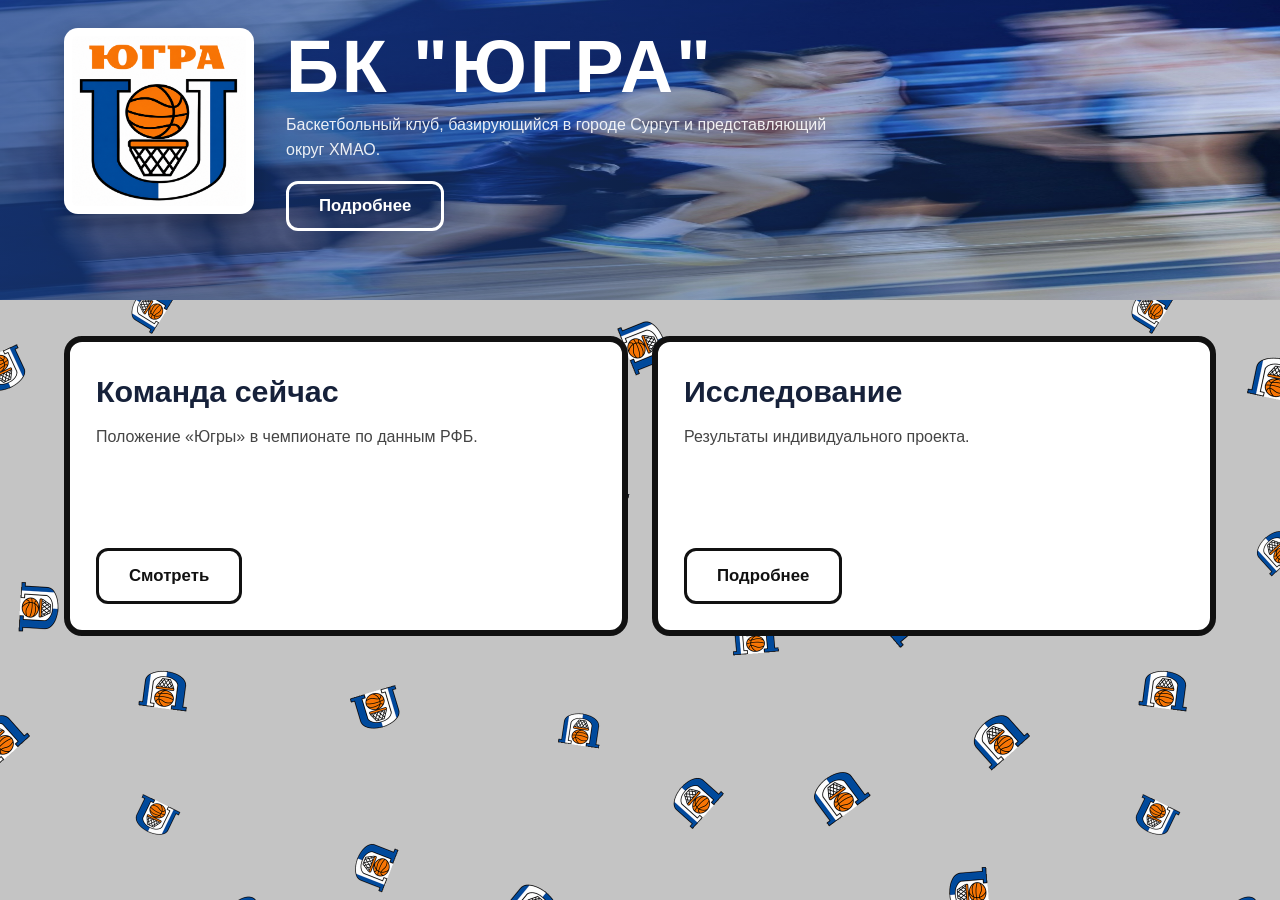
<file: index.html>
<!DOCTYPE html>
<html lang="ru">
<head>
<meta charset="utf-8">
<meta name="viewport" content="width=device-width,initial-scale=1">
<title>БК «Югра»</title>
<link rel="stylesheet" href="style.css">
</head>
<body>

<header class="hero" id="hero">
  <div class="hero-photo"></div>
  <div class="hero-inner">
    <img class="logo" src="img/logo.png" alt="Эмблема БК Югра">
    <div>
      <h1>БК "ЮГРА"</h1>
      <p class="tagline">Баскетбольный клуб, базирующийся в городе Сургут и представляющий округ ХМАО.</p>
      <button class="btn" id="toggle">Подробнее</button>
    </div>
    <div class="more">
        <h2>«Строитель»</h2>
        <p>История команды началась в 1974 году при тресте «Сургуттрубопроводстрой». В 1977 году «Строитель» выиграл кубок ВЦСПС, а в 1978-м занял 3-е место на Кубке СССР среди команд Сибири и Дальнего Востока. Затем команда выступала во Второй лиге чемпионатов СССР и России.</p>

        <h2>«Университет»</h2>
        <p>В 1993 году «Строитель» вышел в Первую лигу и был закреплён за Сургутским государственным университетом, после чего получил название «Университет». В 2001 году команда вышла в Суперлигу «Б», дважды завоевала бронзу, а в сезоне 2003/04 выиграла Суперлигу «Б» и вышла в элитную Суперлигу «А». В первом сезоне в высшем дивизионе «Университет» занял 12-е место.</p>

        <h2>«Университет-Югра»</h2>
        <p>В сезоне 2005/06 команда перешла на финансирование Правительства ХМАО — Югры и получила название «Университет-Югра». В 2006/07 заняла 9-е место в элитном дивизионе. После пропуска сезона 2009/10 из-за финансовых проблем вернулась в Суперлигу: в сезоне 2010/11 выиграла регулярный чемпионат и завоевала серебро. В сезоне 2013/14 в составе команды выступали Агеев, Александров, Дячок, Зайкин, Зеленский, Куземкин, Лепоевич, Ольхов, Рындин, Савенков, Хлопонин и Шевель.</p>

        <h2>«Югра» (сезон 2025/26)</h2>
        <p>В сезоне 2025/26 команда выступает под названием «Югра».<br>
        Главный тренер — Ольхов Артем Сергеевич, старший тренер — Ольхов Сергей Степанович.</p>
        <ul class="roster">
          <li><b>№ 1</b>Будин Кирилл — разыгрывающий</li>
          <li><b>№ 2</b>Тишин Всеволод — атакующий защитник</li>
          <li><b>№ 5</b>Салмин Кирилл — атакующий защитник</li>
          <li><b>№ 6</b>Хакунов Азаматгери — атакующий защитник</li>
          <li><b>№ 7</b>Рогозенко Андрей — атакующий защитник</li>
          <li><b>№ 9</b>Токарев Сергей — разыгрывающий</li>
          <li><b>№ 10</b>Манихин Федор — лёгкий форвард</li>
          <li><b>№ 22</b>Курцевич Алексей — центровой</li>
          <li><b>№ 23</b>Печкин Андрей — тяжёлый форвард</li>
          <li><b>№ 38</b>Фетисов Лев — тяжёлый форвард</li>
          <li><b>№ 44</b>Грашкин Сергей — тяжёлый форвард</li>
          <li><b>№ 51</b>Самсонов Игорь — лёгкий форвард</li>
        </ul>
      </div>
  </div>
</header>

<main class="cards">
  <article class="card">
    <div><h2>Команда сейчас</h2><p>Положение «Югры» в чемпионате по данным РФБ.</p></div>
    <a class="btn" href="team.html">Смотреть</a>
  </article>
  <article class="card">
    <div><h2>Исследование</h2><p>Результаты индивидуального проекта.</p></div>
    <a class="btn" href="research.html">Подробнее</a>
  </article>
</main>

<script>
const hero=document.getElementById('hero'),btn=document.getElementById('toggle');
btn.onclick=()=>{
  const open=hero.classList.toggle('open');
  btn.textContent=open?'Свернуть':'Подробнее';
  if(!open) window.scrollTo({top:0,behavior:'smooth'});
};
</script>
</body>
</html>
</file>
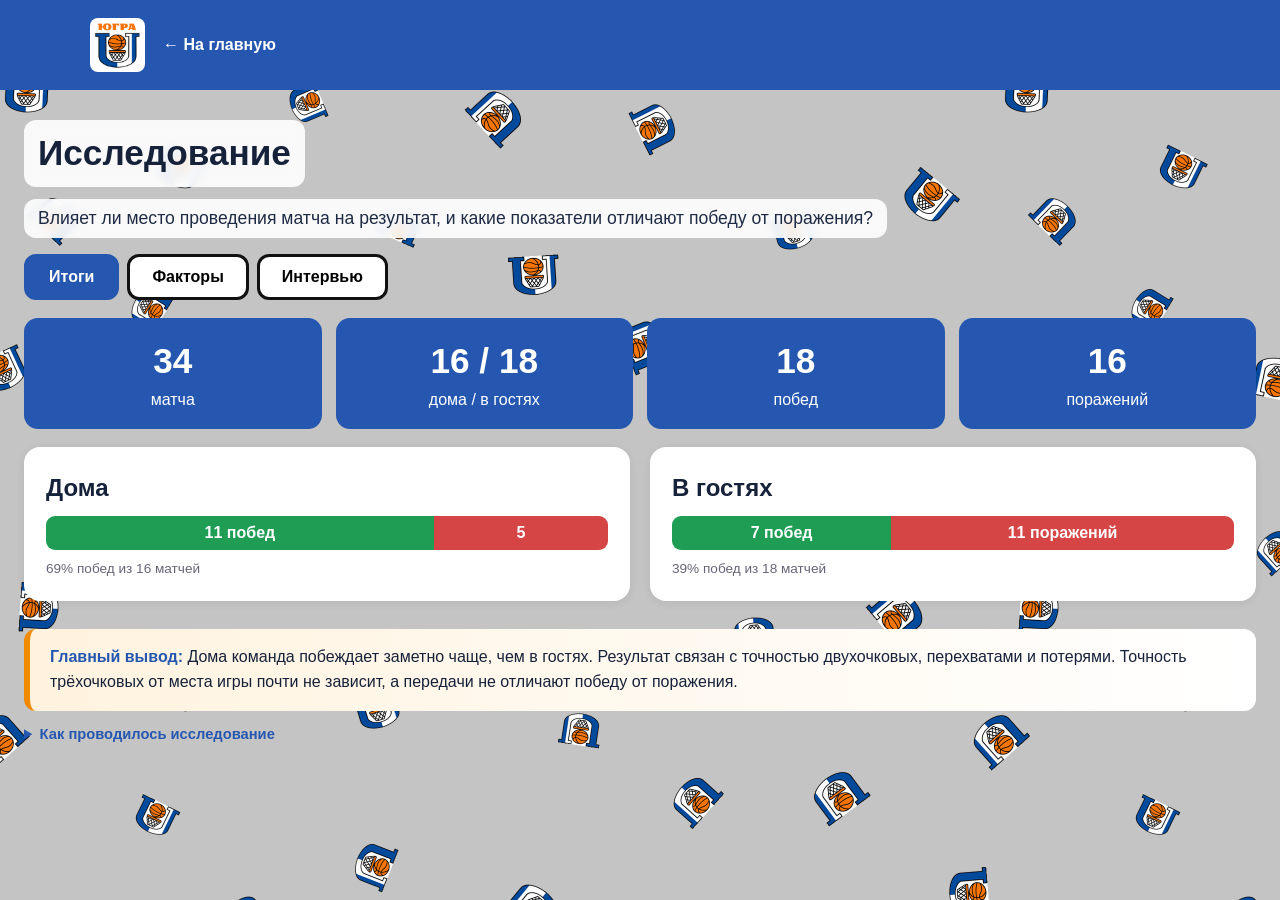
<file: research.html>
<!DOCTYPE html>
<html lang="ru">
<head>
<meta charset="utf-8">
<meta name="viewport" content="width=device-width,initial-scale=1">
<title>Исследование — БК «Югра»</title>
<link rel="stylesheet" href="style.css">
</head>
<body>
<div class="top"><div class="top-in">
  <img src="img/logo.png" alt="" onerror="this.style.display='none'">
  <a href="index.html">← На главную</a>
</div></div>

<main class="page wide">
  <h1>Исследование</h1>
  <p class="q" id="question"></p>

  <div class="rtabs" role="tablist">
    <button class="rtab on" data-t="a">Итоги</button>
    <button class="rtab" data-t="b">Факторы</button>
    <button class="rtab" data-t="c">Интервью</button>
  </div>

  <!-- ИТОГИ -->
  <section class="rpane" id="a"></section>

  <!-- ФАКТОРЫ -->
  <section class="rpane" id="b" hidden>
    <div class="seg big" id="views">
      <button class="vb on" data-v="v1">Дом и выезд</button>
      <button class="vb" data-v="v2">Победы и поражения</button>
      <button class="vb" data-v="v3">Что решает дома / в гостях</button>
    </div>
    <p class="ask" id="ask"></p>
    <div class="seg" id="side" hidden>
      <button class="on" data-s="home">Дома</button>
      <button data-s="away">В гостях</button>
    </div>
    <div class="panel">
      <div class="legend" id="legend"></div>
      <div id="rows"></div>
      <p class="cap">Нажмите на название показателя, чтобы прочитать, что это такое.</p>
    </div>
    <div class="micro" id="micro"></div>
    <div class="notyet" id="notyet"></div>
  </section>

  <!-- ИНТЕРВЬЮ -->
  <section class="rpane" id="c" hidden>
    <div class="two">
      <div id="ivVideo"></div>
      <div id="ivQuotes"></div>
    </div>
    <div class="panel"><h2>Вопросы и ответы</h2><div id="ivQA"></div></div>
    <div class="micro" id="ivNums"></div>
  </section>
</main>

<script src="research-data.js"></script>
<script>
const R = window.RESEARCH, thr = R.threshold;
const $ = id => document.getElementById(id);
const fmt = (v, unit) => v.toFixed(1).replace('.', ',') + (unit === '%' ? '%' : '');
const pct = (a, b) => Math.round(a / b * 100);
const diffPct = (a, b) => Math.abs(a - b) / Math.min(a, b) * 100;   // для дом/выезд
const effect = f => Math.abs(f.win - f.loss) / f.loss * 100;        // сила влияния: победа/поражение

$('question').textContent = R.question;

/* ---------- ИТОГИ ---------- */
const games = R.home.games + R.away.games, wins = R.home.wins + R.away.wins, losses = R.home.losses + R.away.losses;
const hp = pct(R.home.wins, R.home.games), ap = pct(R.away.wins, R.away.games);
const bar = (o, p) => `<div class="bar"><span class="bw" style="width:${p}%">${o.wins} ${p>38?'побед':''}</span><span class="bl" style="width:${100-p}%">${o.losses} ${100-p>38?'поражений':''}</span></div>`;
const meta = [
  `Матчей: ${games} (${R.home.games} дома, ${R.away.games} в гостях).`,
  `Сравниваются ${R.factors.length} показателей: средние значения за матч.`,
  `Разница меньше ${thr}% считается несущественной (условная граница).`,
  R.period && `Период: ${R.period}.`, R.source && `Источник данных: ${R.source}.`
].filter(Boolean).map(s => `<li>${s}</li>`).join('');
$('a').innerHTML = `
  <div class="kpis">
    <div class="kpi"><b>${games}</b>матча</div>
    <div class="kpi"><b>${R.home.games} / ${R.away.games}</b>дома / в гостях</div>
    <div class="kpi"><b>${wins}</b>побед</div>
    <div class="kpi"><b>${losses}</b>поражений</div>
  </div>
  <div class="two">
    <div class="panel"><h2>Дома</h2>${bar(R.home, hp)}<p class="cap">${hp}% побед из ${R.home.games} матчей</p></div>
    <div class="panel"><h2>В гостях</h2>${bar(R.away, ap)}<p class="cap">${ap}% побед из ${R.away.games} матчей</p></div>
  </div>
  <div class="main"><b>Главный вывод:</b> ${R.texts.main}</div>
  <details class="meta"><summary>Как проводилось исследование</summary><ul>${meta}</ul></details>`;

/* ---------- ФАКТОРЫ ---------- */
let view = 'v1', side = 'home';

const tag = (cls, text) => `<div class="tag ${cls}">${text}</div>`;
const barRow = (val, color, unit, max) =>
  `<div class="bb"><em>${fmt(val, unit)}</em><div class="trk"><div style="width:${val/max*100}%;background:${color}"></div></div></div>`;
const frow = (f, bars, tagHtml, sub) => `
  <div class="fr"><button class="fn" type="button">${f.name}<small>${sub || ''}</small></button>
    <div>${bars}</div>${tagHtml}
    <div class="def" hidden><b>Что это:</b> ${f.def}</div></div>`;

function leaning(f, v){            // к чему ближе значение v: к победам или к поражениям
  if (effect(f) < thr) return {cls:'tn', text:'● нет вывода'};
  const t = (v - f.loss) / (f.win - f.loss);
  if (Math.abs(t - 0.5) < 0.05) return {cls:'tn', text:'● посередине'};
  const strong = Math.abs(t - 0.5) >= 0.25, win = t > 0.5;
  return win ? {cls:'tw', text:`▲ ${strong?'':'слабо '}к победе`} : {cls:'tl', text:`▼ ${strong?'':'слабо '}к поражению`};
}

function render(){
  const fs = R.factors.slice();
  let html = '';
  $('side').hidden = view !== 'v3';
  const lg = (c, t) => `<span><i style="background:${c}"></i>${t}</span>`;

  if (view === 'v1'){
    $('ask').innerHTML = 'Чем игры дома отличаются от игр в гостях? <span>Средние показатели за все матчи.</span>';
    $('legend').innerHTML = lg('#2557b0','дома') + lg('#f08a00','в гостях');
    fs.sort((a,b) => diffPct(b.home,b.away) - diffPct(a.home,a.away));
    html = fs.map(f => {
      const m = Math.max(f.home, f.away), small = diffPct(f.home, f.away) < thr;
      const t = small ? tag('tn','● почти одинаково') : f.home > f.away ? tag('tb','дома больше') : tag('to','в гостях больше');
      return frow(f, barRow(f.home,'#2557b0',f.unit,m) + barRow(f.away,'#f08a00',f.unit,m), t, f.lowerBetter ? 'меньше = лучше' : '');
    }).join('');
    $('micro').innerHTML = micro(R.texts.v1.short, R.texts.v1.more);
  }
  if (view === 'v2'){
    $('ask').innerHTML = 'Чем победы отличаются от поражений? <span>Все матчи вместе, дом и выезд не разделяются.</span>';
    $('legend').innerHTML = lg('#1f9d55','в победах') + lg('#d64545','в поражениях');
    fs.sort((a,b) => effect(b) - effect(a));
    html = fs.map(f => {
      const m = Math.max(f.win, f.loss);
      let t;
      if (effect(f) < thr) t = tag('tn','● почти не влияет');
      else { const good = f.lowerBetter ? f.win < f.loss : f.win > f.loss; t = good ? tag('tw','▲ к победе') : tag('tl','▼ к поражению'); }
      return frow(f, barRow(f.win,'#1f9d55',f.unit,m) + barRow(f.loss,'#d64545',f.unit,m), t, f.lowerBetter ? 'меньше = лучше' : '');
    }).join('');
    $('micro').innerHTML = micro(R.texts.v2.short, R.texts.v2.more);
  }
  if (view === 'v3'){
    const home = side === 'home', col = home ? '#2557b0' : '#f08a00';
    $('ask').innerHTML = 'К чему ближе игры дома и в гостях: к победам или к поражениям? <span>Среднее по дому (или выезду) сравнивается со средним по победам и по поражениям.</span>';
    $('legend').innerHTML = lg('#1f9d55','победы (все матчи)') + lg('#d64545','поражения (все матчи)') + lg(col, home ? 'дома' : 'в гостях');
    fs.sort((a,b) => effect(b) - effect(a));
    html = fs.map(f => {
      const v = home ? f.home : f.away, m = Math.max(f.win, f.loss, v), l = leaning(f, v);
      return frow(f, barRow(f.win,'#1f9d55',f.unit,m) + barRow(f.loss,'#d64545',f.unit,m) + barRow(v,col,f.unit,m), tag(l.cls, l.text), f.lowerBetter ? 'меньше = лучше' : '');
    }).join('');
    $('micro').innerHTML = micro(home ? R.texts.v3.home : R.texts.v3.away, R.texts.v3.more);
  }
  $('rows').innerHTML = html;
}
const micro = (short, more) => `<p><b>Микровывод.</b> ${short}</p>
  <details><summary>Подробнее</summary><p>${more}</p></details>`;

/* карточка «что не подтвердилось» */
(function(){
  const flat = R.factors.filter(f => effect(f) < thr);
  const sameVenue = R.factors.filter(f => diffPct(f.home, f.away) < thr && effect(f) >= thr);
  let out = '';
  flat.forEach(f => out += `<li><b>${f.name}:</b> в победах ${fmt(f.win,f.unit)}, в поражениях ${fmt(f.loss,f.unit)}. Показатель не отличает победу от поражения.</li>`);
  sameVenue.forEach(f => out += `<li><b>${f.name}:</b> дома ${fmt(f.home,f.unit)}, в гостях ${fmt(f.away,f.unit)}, то есть от места игры почти не зависит. При этом между победами (${fmt(f.win,f.unit)}) и поражениями (${fmt(f.loss,f.unit)}) разница заметная: результат связан с точностью, а не с площадкой.</li>`);
  $('notyet').innerHTML = out ? `<h3>Что не подтвердилось</h3><ul>${out}</ul>
    <p class="cap">Отрицательный результат тоже результат: он показывает, на что не стоит делать ставку при объяснении побед.</p>` : '';
})();

/* ---------- переключатели ---------- */
document.querySelectorAll('.rtab').forEach(b => b.onclick = () => {
  document.querySelectorAll('.rtab').forEach(x => x.classList.toggle('on', x === b));
  document.querySelectorAll('.rpane').forEach(p => p.hidden = p.id !== b.dataset.t);
});
document.querySelectorAll('.vb').forEach(b => b.onclick = () => {
  view = b.dataset.v;
  document.querySelectorAll('.vb').forEach(x => x.classList.toggle('on', x === b)); render();
});
document.querySelectorAll('#side button').forEach(b => b.onclick = () => {
  side = b.dataset.s;
  document.querySelectorAll('#side button').forEach(x => x.classList.toggle('on', x === b)); render();
});
$('rows').addEventListener('click', e => {
  const b = e.target.closest('.fn'); if (!b) return;
  const d = b.closest('.fr').querySelector('.def'); d.hidden = !d.hidden;
});
render();

/* ---------- ИНТЕРВЬЮ ---------- */
const IV = R.interview, esc = t => String(t).replace(/[&<>"]/g, c => ({'&':'&amp;','<':'&lt;','>':'&gt;','"':'&quot;'}[c]));
const rt = (IV.video || '').match(/rutube\.ru\/(?:video|play\/embed)\/([0-9a-f]{32})/i);
$('ivVideo').innerHTML = rt
  ? `<div class="vid"><iframe src="https://rutube.ru/play/embed/${rt[1]}" allow="clipboard-write; autoplay" allowfullscreen frameborder="0"></iframe></div>`
  : '<div class="vid"><div class="play">▶</div></div><p class="cap" style="margin-top:8px">Видео появится здесь.</p>';
$('ivQuotes').innerHTML = `<p class="cap" style="margin:0 0 10px">${esc(IV.player || 'Игрок БК «Югра»')}</p>` + IV.quotes.map(q => `<div class="quote">«${esc(q)}»</div>`).join('');
$('ivQA').innerHTML = IV.qa.map((x, i) => `<div class="qa2"><div class="qq"><span>${i + 1}</span>${esc(x.q)}</div><p class="aa">${esc(x.a)}</p></div>`).join('');
$('ivNums').innerHTML = `<h3 style="margin-bottom:8px">Что говорят цифры</h3>` + IV.compare.map(c =>
  `<div class="cmp"><b>${esc(c.t)}</b> <span class="cs ${c.s === 'совпало' ? 'ok' : 'half'}">${esc(c.s)}</span><p>${esc(c.x)}</p></div>`).join('');
</script>
</body>
</html>
</file>
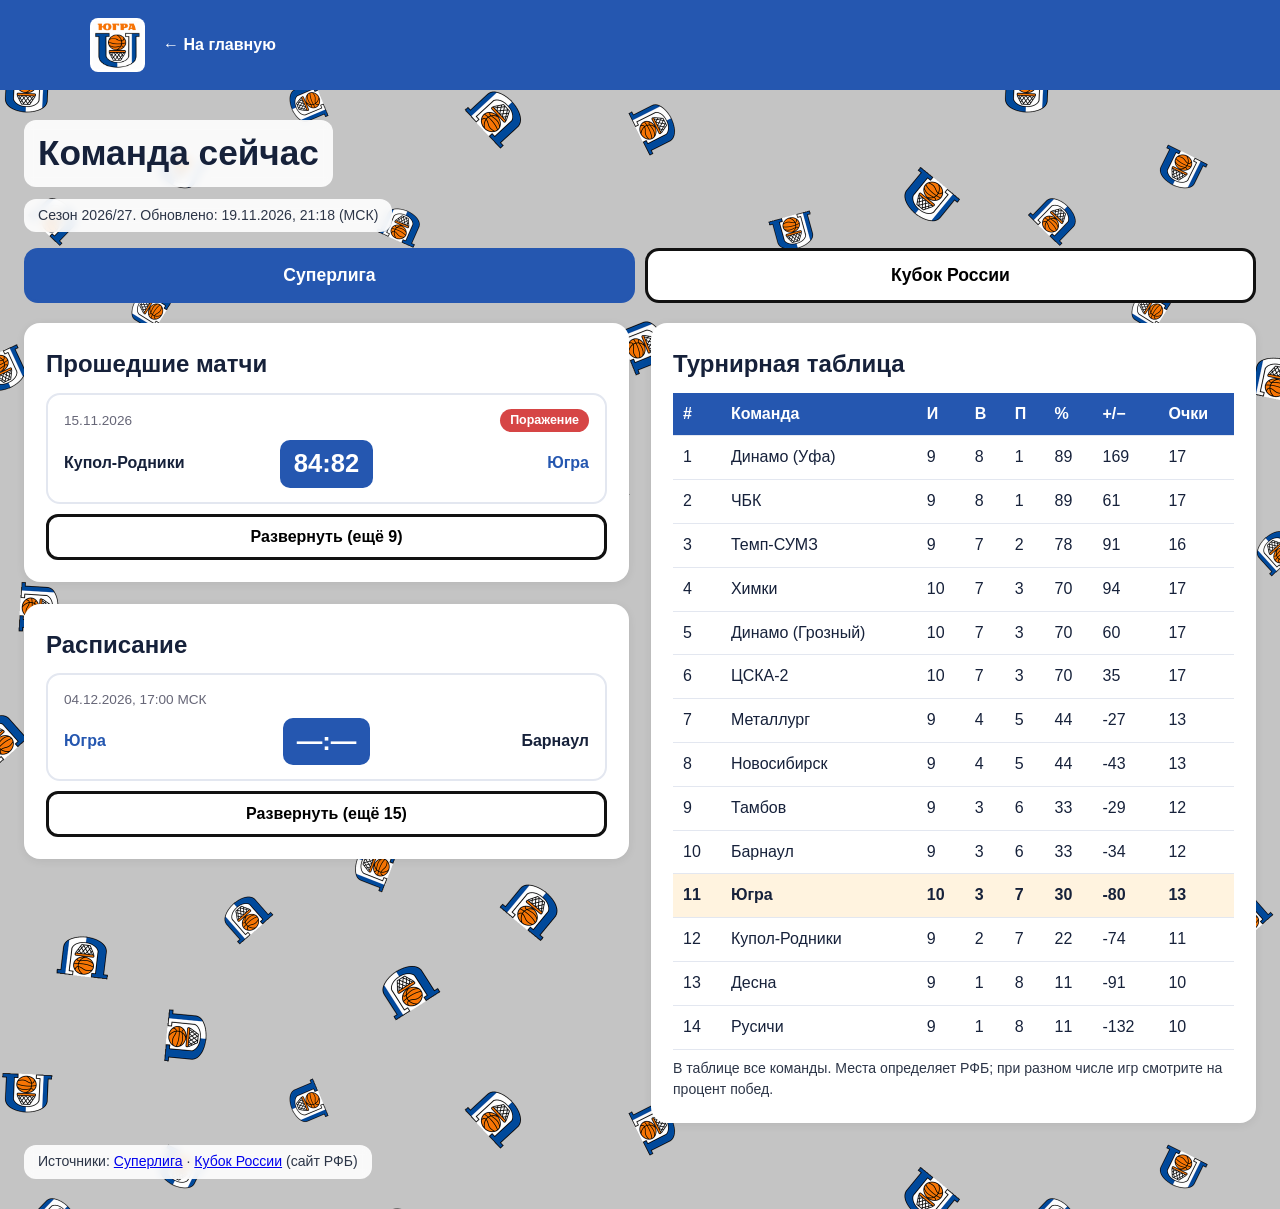
<file: team.html>
<!DOCTYPE html>
<html lang="ru">
<head>
<meta charset="utf-8">
<meta name="viewport" content="width=device-width,initial-scale=1">
<title>Команда сейчас — БК «Югра»</title>
<link rel="stylesheet" href="style.css">
</head>
<body>
<div class="top"><div class="top-in">
  <img src="img/logo.png" alt="" onerror="this.style.display='none'">
  <a href="index.html">← На главную</a>
</div></div>

<main class="page wide">
  <h1>Команда сейчас</h1>
  <p class="note" id="meta"></p>

  <div class="tabs" role="tablist">
    <button class="tab active" data-tab="superliga" role="tab">Суперлига</button>
    <button class="tab" data-tab="cup" role="tab">Кубок России</button>
  </div>

  <!-- Слева матчи «Югры», справа таблица или сетка -->
  <section id="superliga" class="tabpane split">
    <div class="col" id="sl-left"></div>
    <div class="col" id="sl-right"></div>
  </section>

  <section id="cup" class="tabpane split" hidden>
    <div class="col" id="cup-left"></div>
    <div class="col" id="cup-right"></div>
  </section>

  <p class="note">Источники:
    <a id="sl-src" target="_blank" rel="noopener">Суперлига</a> ·
    <a id="cup-src" target="_blank" rel="noopener">Кубок России</a> (сайт РФБ)</p>
</main>

<script src="data.js"></script>
<script>
const d = window.YUGRA_DATA;
const us = s => /югра/i.test(s);

document.getElementById('meta').textContent = `Сезон ${d.season}. Обновлено: ${d.updated}`;
document.getElementById('sl-src').href  = d.superliga.source;
document.getElementById('cup-src').href = d.cup.source;

/* ---------- общие функции ---------- */
const dateKey = s => {            // дата вида 8.10.2026 или 7–8.10.2026 -> число для сортировки
  const m = [...String(s).matchAll(/(\d{1,2})\.(\d{1,2})\.(\d{4})/g)].pop();
  return m ? new Date(+m[3], +m[2]-1, +m[1]).getTime() : 0;
};
const pts = sc => sc.split(':').map(Number);

function card(m, played){
  let badge = '';
  if (played){
    const [a,b] = pts(m.score);
    const y = us(m.home) ? a : b, o = us(m.home) ? b : a;
    badge = y > o ? '<span class="badge win">Победа</span>' : '<span class="badge loss">Поражение</span>';
  }
  return `<div class="mcard">
    <div class="mdate"><span>${m.date}${m.time ? ', '+m.time+' МСК' : ''}</span>${badge}</div>
    <div class="mrow">
      <span class="mteam ${us(m.home)?'us':''}">${m.home}</span>
      <span class="mscore">${played ? m.score : '—:—'}</span>
      <span class="mteam r ${us(m.away)?'us':''}">${m.away}</span>
    </div></div>`;
}

// блок: первый матч виден, остальные раскрываются кнопкой
function block(title, items, played, emptyText){
  if (!items.length) return `<div class="panel"><h2>${title}</h2><p class="empty">${emptyText}</p></div>`;
  const rest = items.slice(1);
  return `<div class="panel"><h2>${title}</h2>
    ${card(items[0], played)}
    <div class="more-list" hidden>${rest.map(m => card(m, played)).join('')}</div>
    ${rest.length ? `<button class="expand" data-more="${rest.length}">Развернуть (ещё ${rest.length})</button>` : ''}
  </div>`;
}

function leftColumn(played, upcoming){
  // прошедшие: самый свежий матч первым; расписание: ближайший первым
  played   = played.filter(m => us(m.home+' '+m.away)).sort((a,b) => dateKey(b.date) - dateKey(a.date));
  upcoming = upcoming.filter(m => us(m.home+' '+m.away)).sort((a,b) => dateKey(a.date) - dateKey(b.date));
  return block('Прошедшие матчи', played, true, 'Матчей ещё нет')
       + block('Расписание', upcoming, false, 'Ближайших матчей нет');
}

document.addEventListener('click', e => {
  const b = e.target.closest('.expand'); if (!b) return;
  const list = b.previousElementSibling;
  list.hidden = !list.hidden;
  b.textContent = list.hidden ? `Развернуть (ещё ${b.dataset.more})` : 'Свернуть';
});

/* ---------- Суперлига ---------- */
const sl = d.superliga;
document.getElementById('sl-left').innerHTML = leftColumn(
  sl.results.map(g => ({date:g[0], home:g[1], away:g[2], score:g[3]})),
  sl.schedule.map(g => ({date:g[0], time:g[1], home:g[2], away:g[3]}))
);
document.getElementById('sl-right').innerHTML = `
  <div class="panel"><h2>Турнирная таблица</h2>
  <table><thead><tr><th>#</th><th>Команда</th><th>И</th><th>В</th><th>П</th><th>%</th><th>+/−</th><th>Очки</th></tr></thead><tbody>
  ${sl.table.length
    ? sl.table.map((r,i) => `<tr class="${us(r[0])?'us':''}"><td>${i+1}</td><td>${r[0]}</td><td>${r[1]}</td><td>${r[2]}</td><td>${r[3]}</td><td>${r[4]}</td><td>${r[7]}</td><td>${r[8]}</td></tr>`).join('')
    : '<tr><td colspan="8" class="empty">Данные ещё не загружены</td></tr>'}
  </tbody></table>
  <p class="note">В таблице все команды. Места определяет РФБ; при разном числе игр смотрите на процент побед.</p></div>`;

/* ---------- Кубок России ---------- */
const legs = d.cup.rounds.flatMap(r => r.ties.flatMap(t => t.legs)).filter(l => us(l.home+' '+l.away));
document.getElementById('cup-left').innerHTML = leftColumn(
  legs.filter(l => l.score), legs.filter(l => !l.score)
);

// пара -> строки двух команд: очки в каждом матче и сумма
function tieHTML(t){
  const [a, b] = [t.legs[0].home, t.legs[0].away];
  const row = team => {
    const per = t.legs.map(l => l.score ? pts(l.score)[l.home === team ? 0 : 1] : null);
    const sum = per.every(v => v !== null) ? per[0] + per[1] : null;
    return {team, per, sum};
  };
  const ra = row(a), rb = row(b);
  const done = ra.sum !== null;
  const cls = (r, o) => (us(r.team) ? 'us ' : '') + (done && r.sum > o.sum ? 'win' : '');
  const line = (r, o) => `<div class="trow ${cls(r,o)}"><span class="tname">${r.team}</span>
    <span>${r.per[0] ?? ''}</span><span>${r.per[1] ?? ''}</span><b>${r.sum ?? ''}</b></div>`;
  const next = t.legs.find(l => !l.score);
  return `<div class="tie2 ${us(a+' '+b)?'tie-us':''}">
    <div class="thead"><span></span><span>1</span><span>2</span><span>Σ</span></div>
    ${line(ra, rb)}${line(rb, ra)}
    ${next ? `<div class="tnext">${next.date}${next.time ? ', '+next.time : ''}</div>` : ''}</div>`;
}
document.getElementById('cup-right').innerHTML = `
  <div class="panel"><h2>Сетка плей-офф</h2>
  <div class="bracket">
  ${d.cup.rounds.map(r => `<div class="rcol"><div class="rname">${r.name}</div>
    <div class="rties">${r.ties.length
      ? r.ties.map(t => `<div class="tslot">${tieHTML(t)}</div>`).join('')
      : '<div class="tslot"><div class="tie2 tbd">Пары определятся позже</div></div>'}</div></div>`).join('')}
  </div>
  <p class="note">В паре два матча, дальше проходит команда с большей суммой очков (Σ). Победитель пары выделен.</p></div>`;

/* ---------- переключатель вкладок ---------- */
document.querySelectorAll('.tab').forEach(b => b.onclick = () => {
  document.querySelectorAll('.tab').forEach(x => x.classList.toggle('active', x === b));
  document.querySelectorAll('.tabpane').forEach(p => p.hidden = p.id !== b.dataset.tab);
  history.replaceState(null, '', '#' + b.dataset.tab);
});
if (location.hash === '#cup') document.querySelector('[data-tab=cup]').click();
</script>
</body>
</html>
</file>
<file: style.css>
:root{--blue:#2557b0;--dark:#0d2a63;--orange:#f08a00;--bg:#f3f5fa}
*{box-sizing:border-box;margin:0;padding:0}
body{font-family:"Segoe UI",Roboto,Arial,sans-serif;background:#c4c4c4 url("img/pattern.png") 0 0/1000px 1000px repeat;color:#16213a;line-height:1.55}

/* ШАПКА */
.hero{--h:max(33.33vh,230px);position:relative;height:33.33vh;min-height:230px;background:var(--blue);overflow:hidden;
  transition:height .7s ease;color:#fff}
.hero.open{height:auto;min-height:100vh}
/* фото целиком растянуто на всю шапку; при раскрытии шапки растягивается вместе с ней */
.hero-photo{position:absolute;inset:0;background:url("img/header.jpg") 0 0/100% 100% no-repeat;opacity:.9;
  transition:opacity .8s ease}
.hero.open .hero-photo{opacity:.85}
.hero::after{content:"";position:absolute;inset:0;pointer-events:none;
  background:linear-gradient(90deg,rgba(26,62,135,.72) 0%,rgba(26,62,135,.5) 45%,rgba(26,62,135,.12) 100%);transition:background .8s ease}
.hero.open::after{background:linear-gradient(90deg,rgba(26,62,135,.88) 0%,rgba(26,62,135,.7) 55%,rgba(26,62,135,.4) 100%)}
.hero-inner{--logo:clamp(110px,16vw,190px);position:relative;z-index:2;max-width:1200px;margin:0 auto;padding:28px 24px;
  display:flex;flex-wrap:wrap;gap:0 32px;align-items:flex-start}
.hero-inner>div:not(.more){flex:1;min-width:0}
.logo{width:var(--logo);background:#fff;border-radius:14px;padding:8px;flex-shrink:0;
  box-shadow:0 8px 24px rgba(0,0,0,.3)}
.hero h1{font-size:clamp(2.2rem,6vw,4.6rem);letter-spacing:.04em;line-height:1.05}
.tagline{margin-top:8px;opacity:.9;max-width:560px}
.btn{display:inline-block;margin-top:18px;padding:12px 30px;border:3px solid #fff;border-radius:12px;
  background:transparent;color:#fff;font-size:1.05rem;font-weight:600;cursor:pointer;text-decoration:none;transition:.2s}
.btn:hover{background:#fff;color:var(--blue)}
.more{flex:0 0 100%;padding-left:calc(var(--logo) + 32px);min-width:0;max-height:0;overflow:hidden;opacity:0;transition:max-height .8s ease,opacity .6s ease .15s}
.hero.open .more{max-height:4000px;opacity:1;margin-top:26px}
.more h2{margin:18px 0 6px;color:#ffd08a;font-size:1.3rem}
.more p{max-width:820px}
.roster{display:grid;grid-template-columns:repeat(auto-fill,minmax(250px,1fr));gap:8px;margin-top:10px;list-style:none;max-width:900px}
.roster li{background:rgba(255,255,255,.12);border-radius:8px;padding:8px 12px;font-size:.95rem}
.roster b{color:#ffd08a;margin-right:6px}

/* КАРТОЧКИ */
.cards{max-width:1200px;margin:36px auto;padding:0 24px;display:grid;grid-template-columns:repeat(auto-fit,minmax(280px,1fr));gap:24px}
.card{background:#fff;border:6px solid #111;border-radius:18px;padding:26px;min-height:300px;
  display:flex;flex-direction:column;justify-content:space-between;transition:transform .2s}
.card:hover{transform:translateY(-4px)}
.card h2{font-size:1.9rem}
.card p{margin-top:10px;color:#444}
.card .btn{align-self:flex-start;color:#111;border-color:#111}
.card .btn:hover{background:#111;color:#fff}

/* ВНУТРЕННИЕ СТРАНИЦЫ */
.top{background:var(--blue);color:#fff;padding:18px 24px}
.top-in{max-width:1100px;margin:0 auto;display:flex;align-items:center;gap:18px}
.top img{height:54px;background:#fff;border-radius:8px;padding:3px}
.top a{color:#fff;text-decoration:none;font-weight:600}
.page{max-width:1100px;margin:30px auto;padding:0 24px}
.page h1{font-size:2.2rem;margin-bottom:14px}
.panel{background:#fff;border-radius:16px;padding:22px;margin-bottom:22px;box-shadow:0 2px 10px rgba(0,0,0,.07);overflow-x:auto}
table{width:100%;border-collapse:collapse}
th,td{padding:9px 10px;text-align:left;border-bottom:1px solid #e3e7f0}
th{background:var(--blue);color:#fff}
tr.us td{background:#fff3df;font-weight:700}
.note{font-size:.88rem;color:#667;margin-top:8px}
.stats{display:grid;grid-template-columns:repeat(auto-fit,minmax(140px,1fr));gap:14px}
.stat{background:var(--blue);color:#fff;border-radius:14px;padding:16px;text-align:center}
.stat b{display:block;font-size:2rem}
.todo{border:2px dashed #aab;border-radius:12px;padding:18px;color:#556}

/* ПЕРЕКЛЮЧАТЕЛЬ ТУРНИРОВ */
.tabs{display:flex;gap:10px;margin-bottom:20px}
.tab{flex:1;padding:14px;border:3px solid #111;border-radius:14px;background:#fff;font-size:1.1rem;font-weight:700;cursor:pointer}
.tab.active{background:var(--blue);border-color:var(--blue);color:#fff}
.panel h2{margin-bottom:10px}
.empty{color:#889;text-align:center;padding:18px}
.tie{margin-bottom:16px}
.tie-title{font-size:1.15rem;margin-bottom:6px}
.soon{color:var(--orange);font-weight:700}
[hidden]{display:none!important}

/* ДВЕ ПОЛОВИНЫ: слева матчи, справа таблица или сетка */
.page.wide{max-width:1300px}
.split{display:grid;grid-template-columns:minmax(0,1fr) minmax(0,1fr);gap:22px;align-items:start}
.split .panel{margin-bottom:22px}
@media(max-width:860px){.split{grid-template-columns:minmax(0,1fr)}}
.mcard{border:2px solid #e3e7f0;border-radius:14px;padding:14px 16px;margin-bottom:10px}
.mdate{display:flex;justify-content:space-between;align-items:center;font-size:.85rem;color:#667;margin-bottom:8px}
.mrow{display:grid;grid-template-columns:1fr auto 1fr;gap:12px;align-items:center}
.mteam{font-weight:600}.mteam.r{text-align:right}.mteam.us{color:var(--blue)}
.mscore{font-size:1.6rem;font-weight:800;background:var(--blue);color:#fff;border-radius:10px;padding:4px 14px}
.badge{font-weight:700;font-size:.78rem;padding:2px 10px;border-radius:20px;color:#fff}
.badge.win{background:#1f9d55}.badge.loss{background:#d64545}
.expand{width:100%;padding:11px;border:3px solid #111;border-radius:12px;background:#fff;font-size:1rem;font-weight:700;cursor:pointer}
.expand:hover{background:#111;color:#fff}
.more-list{margin-bottom:10px}
p.empty{color:#889;padding:8px 0}

/* СЕТКА ПЛЕЙ-ОФФ */
.bracket{display:flex;gap:30px;overflow-x:auto;padding-bottom:8px}
.rcol{display:flex;flex-direction:column;min-width:250px;flex:0 0 250px}
.rname{font-weight:700;text-align:center;margin-bottom:10px;color:var(--blue)}
.rties{display:flex;flex-direction:column;justify-content:space-around;flex:1;gap:12px}
.tslot{position:relative}
.rcol:not(:last-child) .tslot::after{content:"";position:absolute;left:100%;top:50%;width:30px;border-top:2px solid #c7cfe0}
.rcol:not(:first-child) .tslot::before{content:"";position:absolute;right:100%;top:50%;width:30px;border-top:2px solid #c7cfe0}
.tie2{border:2px solid #dfe4f0;border-radius:10px;overflow:hidden;font-size:.86rem;background:#fff}
.tie2.tie-us{border-color:var(--orange)}
.tie2.tbd{padding:14px;color:#889;text-align:center;border-style:dashed}
.thead,.trow{display:grid;grid-template-columns:1fr 28px 28px 34px;align-items:center;text-align:center}
.thead{font-size:.7rem;color:#99a;background:#f6f8fc;padding:2px 8px}
.trow{padding:6px 8px;gap:0}
.trow+.trow{border-top:1px solid #edf0f6}
.trow .tname{text-align:left;white-space:nowrap;overflow:hidden;text-overflow:ellipsis}
.trow.us{background:#fff3df}
.trow.win .tn,.trow.win b{font-weight:800}
.trow.win{box-shadow:inset 4px 0 0 #1f9d55}
.tnext{font-size:.75rem;color:var(--orange);font-weight:700;text-align:center;padding:3px;border-top:1px solid #edf0f6}

/* СТРАНИЦА «ИССЛЕДОВАНИЕ» */
.q{font-size:1.1rem;color:#445;margin:-4px 0 16px}
.rtabs{display:flex;gap:8px;margin-bottom:18px;flex-wrap:wrap}
.rtab{padding:11px 22px;border:3px solid #111;border-radius:12px;background:#fff;font-weight:700;font-size:1rem;cursor:pointer}
.rtab.on{background:var(--blue);border-color:var(--blue);color:#fff}
.kpis{display:grid;grid-template-columns:repeat(4,1fr);gap:14px;margin-bottom:18px}
.kpi{background:var(--blue);color:#fff;border-radius:14px;padding:16px;text-align:center}.kpi b{display:block;font-size:2.2rem}
.two{display:grid;grid-template-columns:minmax(0,1fr) minmax(0,1fr);gap:20px}
.bar{display:flex;height:34px;border-radius:9px;overflow:hidden;font-weight:700;color:#fff;margin:8px 0 4px}
.bar span{display:flex;align-items:center;justify-content:center;gap:4px;white-space:nowrap;overflow:hidden}.bw{background:#1f9d55}.bl{background:#d64545}
.cap{font-size:.85rem;color:#667;margin-top:8px}
.main{background:linear-gradient(90deg,#fff3df,#fff);border-left:6px solid var(--orange);border-radius:12px;padding:16px 20px;margin-top:6px}
.main b{color:var(--blue)}
details.meta,.micro details{margin-top:12px;font-size:.92rem}
details summary{cursor:pointer;color:var(--blue);font-weight:600}
details ul{margin:8px 0 0 20px}
.seg{display:inline-flex;flex-wrap:wrap;border:3px solid #111;border-radius:12px;overflow:hidden;margin-bottom:14px}
.seg button{padding:8px 22px;border:0;background:#fff;font-weight:700;font-size:.95rem;cursor:pointer}
.seg button.on{background:#111;color:#fff}.seg.big{margin-bottom:12px}.seg.big button.on{background:var(--blue)}
.ask{font-size:1.05rem;font-weight:700;margin:0 0 12px}.ask span{font-weight:400;color:#667}
.legend{display:flex;gap:18px;flex-wrap:wrap;font-size:.85rem;margin-bottom:8px}
.legend i{display:inline-block;width:12px;height:12px;border-radius:3px;margin-right:5px;vertical-align:-1px}
.fr{display:grid;grid-template-columns:200px 1fr 170px;gap:14px;align-items:center;padding:10px 0;border-top:1px solid #e3e7f0}
.fr:first-child{border-top:0}
.fn{font-weight:700;text-align:left;background:none;border:0;font-size:1rem;cursor:pointer;padding:0;color:var(--dark);text-decoration:underline dotted #99a;text-underline-offset:4px}
.fn small{display:block;font-weight:400;color:#889;font-size:.78rem;text-decoration:none}
.bb{display:flex;align-items:center;gap:8px;margin:3px 0;font-size:.82rem}
.bb div{height:14px;border-radius:7px}.bb em{font-style:normal;color:#445;flex:0 0 52px}
.bb .trk{flex:1;min-width:0;height:14px;border-radius:0}.bb .trk div{height:14px;border-radius:7px}
.tag{padding:5px 12px;border-radius:20px;font-weight:700;font-size:.82rem;text-align:center;color:#fff}
.tw{background:#1f9d55}.tl{background:#d64545}.tn{background:#9aa3b5}.tb{background:#2557b0}.to{background:#f08a00}
.def{grid-column:1/-1;background:#f3f5fa;border-radius:10px;padding:10px 14px;font-size:.92rem}
.micro{background:#fff;border-radius:14px;padding:16px 20px;margin-top:16px;box-shadow:0 2px 10px rgba(0,0,0,.07)}
.notyet{background:#eef0f5;border-radius:14px;padding:16px 20px;margin-top:16px}
.notyet h3{margin-bottom:6px}.notyet ul{margin:6px 0 8px 20px}.notyet li{margin-bottom:6px}
.vid{background:#0d2a63;border-radius:14px;aspect-ratio:16/9;display:flex;align-items:center;justify-content:center;color:#fff}
.play{width:78px;height:78px;border-radius:50%;background:#fff;color:var(--blue);display:flex;align-items:center;justify-content:center;font-size:2rem;padding-left:6px}
@media(max-width:760px){.kpis{grid-template-columns:1fr 1fr}.two{grid-template-columns:minmax(0,1fr)}.fr{grid-template-columns:1fr}.fr .tag{justify-self:start}}

/* серый фон: тёмнее подписи вне белых карточек */
.q{color:#1f2a44}.note{color:#2c3547}

/* ТЕЛЕФОН */
@media(max-width:640px){
  .hero{height:auto;min-height:0}
  .hero.open{min-height:100vh}
  .hero-inner{--logo:84px;padding:18px 16px;gap:0 14px}
  .hero h1{font-size:1.9rem;letter-spacing:.02em}
  .tagline{font-size:.9rem;margin-top:4px}
  .btn{margin-top:12px;padding:10px 22px}
  .more{padding-left:0}
  .hero.open .more{margin-top:18px}
  .more h2{font-size:1.15rem}
  .roster{grid-template-columns:1fr}
  .logo{padding:5px;border-radius:12px}
  .cards{margin:22px auto;padding:0 16px;gap:16px}
  .card{min-height:200px;padding:20px}
  .page{padding:0 16px;margin:20px auto}
  .page h1{font-size:1.8rem}
  .tabs,.rtabs{gap:8px}.tab{padding:12px 6px;font-size:1rem}.rtab{padding:10px 16px}
  .seg.big{display:flex;flex-direction:column;width:100%}.seg.big button{border-bottom:1px solid #ddd;text-align:left}
  .panel{padding:16px}
  th,td{padding:8px 5px;font-size:.9rem}
  .mrow{gap:8px}.mscore{font-size:1.3rem;padding:3px 10px}
  .mteam{font-size:.95rem;overflow-wrap:anywhere}
  .kpi b{font-size:1.7rem}
}

/* ТЕЛЕФОН: фото в шапке */
@media(max-width:640px){
  .hero-photo{bottom:auto;height:100%;transition:height .8s ease,opacity .8s ease}
  .hero.open .hero-photo{height:min(100%,720px);-webkit-mask-image:linear-gradient(180deg,#000 62%,transparent);mask-image:linear-gradient(180deg,#000 62%,transparent)}
  .hero::after{background:rgba(26,62,135,.45)}
  .hero.open::after{background:rgba(26,62,135,.82)}
  .bracket{padding-bottom:12px}
}

/* ИНТЕРВЬЮ */
.vid{position:relative;overflow:hidden}
.vid iframe{position:absolute;inset:0;width:100%;height:100%;border:0}
.quote{font-size:1.2rem;font-weight:700;border-left:6px solid var(--orange);padding:6px 16px;margin-bottom:12px;color:var(--dark);background:#fff;border-radius:0 12px 12px 0}
details.qa{border:2px solid #e3e7f0;border-radius:12px;padding:12px 16px;margin-bottom:10px}
details.qa summary{font-weight:700;color:var(--dark);line-height:1.4}
details.qa p{margin-top:10px;white-space:pre-line}
.cmp{margin-bottom:12px}.cmp p{margin-top:2px}
.cs{font-size:.78rem;font-weight:700;color:#fff;border-radius:20px;padding:2px 10px;margin-left:6px}
.cs.ok{background:#1f9d55}.cs.half{background:#f08a00}
@media(max-width:640px){.quote{font-size:1.05rem}}

/* ИНТЕРВЬЮ: вопрос, под ним ответ */
.qa2{padding:14px 0;border-top:1px solid #e3e7f0}.qa2:first-child{border-top:0;padding-top:4px}
.qq{display:flex;gap:12px;align-items:flex-start;font-weight:700;color:var(--dark);font-size:1.05rem}
.qq span{flex:0 0 28px;height:28px;border-radius:50%;background:var(--blue);color:#fff;display:flex;align-items:center;justify-content:center;font-size:.9rem}
.aa{margin:8px 0 0 40px;border-left:4px solid var(--orange);padding-left:14px}
@media(max-width:640px){.aa{margin-left:0}.qq{font-size:1rem}}

/* Текст, который стоит прямо на фоне с эмблемами: подкладка, чтобы он читался */
.page>h1,.page>.q,.page>.note{display:block;width:fit-content;max-width:100%;background:rgba(255,255,255,.9);padding:6px 14px;border-radius:12px;-webkit-backdrop-filter:blur(4px);backdrop-filter:blur(4px)}
.page>h1{margin-bottom:12px}
.page>.q{margin:0 0 16px}
.page>.note{margin:0 0 16px}
</file>
